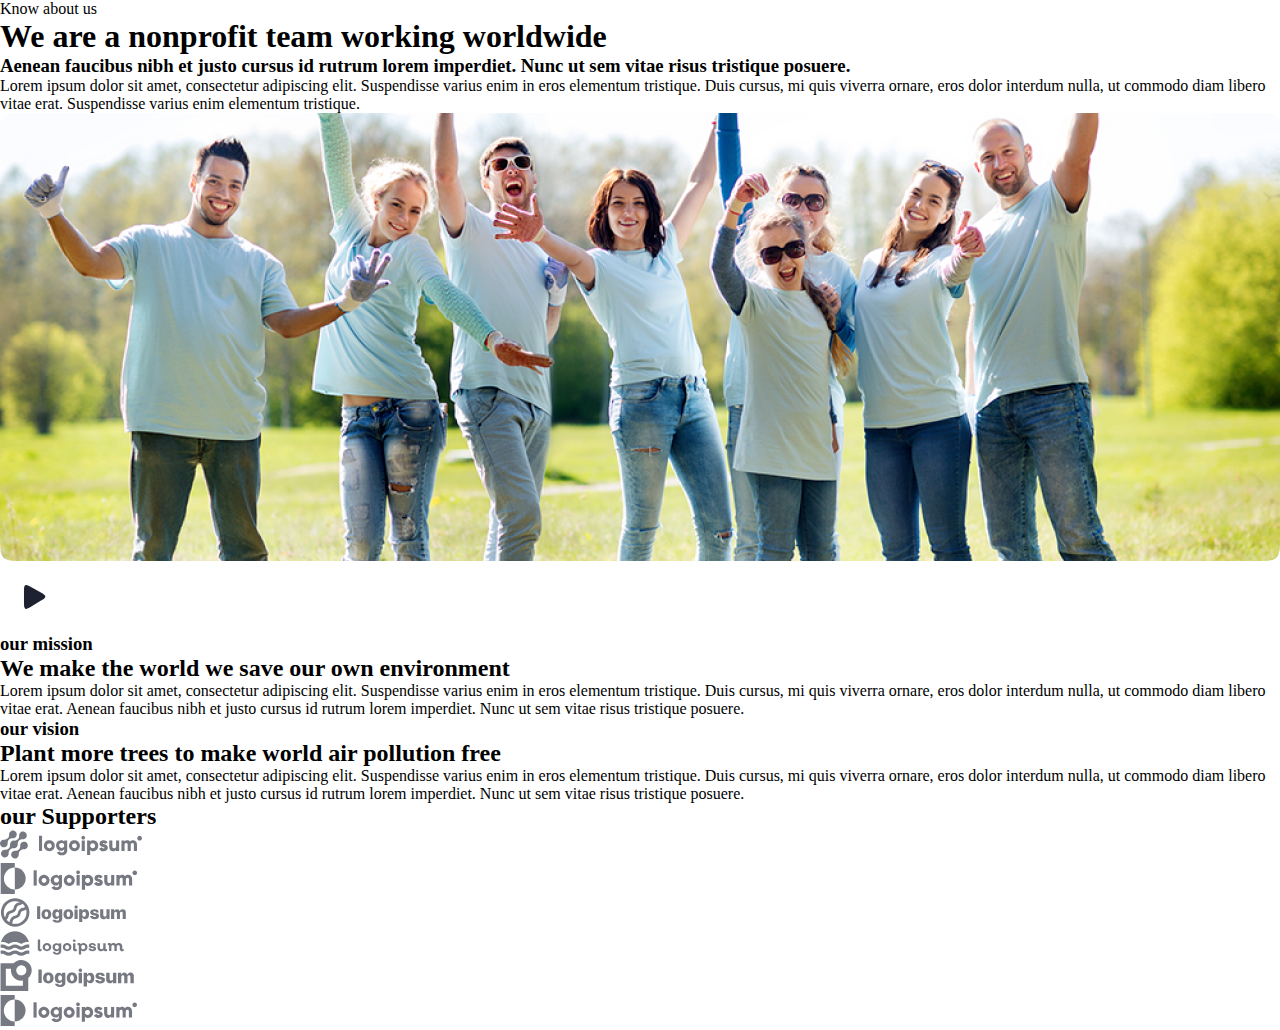
<file: about-us.html>
<!DOCTYPE html>
<html lang="en">
  <head>
    <meta charset="UTF-8" />
    <meta http-equiv="X-UA-Compatible" content="IE=edge" />
    <meta name="viewport" content="width=device-width, initial-scale=1.0" />
    <title>Document</title>
    <link rel="stylesheet" href="./css/main.css" />
  </head>
  <body>
    <header></header>
    <main>
      <section>
        <div class="about-us__hero-section">
          <div class="container">
            <div class="about-us__hero-section-content">
              <div class="about-us__hero-section-content-header">
                <span class="about-us__hero-section-content-header-line"></span>
                <p class="about-us__hero-section-content-header-text">
                  Know about us
                </p>
              </div>
              <div class="about-us__hero-section-content-main">
                <h1>We are a nonprofit team working worldwide</h1>
                <div class="about-us__hero-section-content-main-content">
                  <h3>
                    Aenean faucibus nibh et justo cursus id rutrum lorem
                    imperdiet. Nunc ut sem vitae risus tristique posuere.
                  </h3>
                  <p>
                    Lorem ipsum dolor sit amet, consectetur adipiscing elit.
                    Suspendisse varius enim in eros elementum tristique. Duis
                    cursus, mi quis viverra ornare, eros dolor interdum nulla,
                    ut commodo diam libero vitae erat. Suspendisse varius enim
                    elementum tristique.
                  </p>
                </div>
              </div>
            </div>
            <div class="about-us__hero-section-video">
              <img
                class="about-us__hero-section-video-img"
                src="./img/About-Bg.png"
                alt="vidio"
              />
              <img
                class="about-us__hero-section-video-play-btn"
                src="./img/Play_icon.svg"
                alt="Play_icon"
              />
            </div>
          </div>
        </div>
      </section>
      <section>
        <div class="about-us__text-section">
          <div class="container">
            <div class="about-us__text-section-content">
              <div>
                <h3>our mission</h3>
                <h2>We make the world we save our own environment</h2>
                <p>
                  Lorem ipsum dolor sit amet, consectetur adipiscing elit.
                  Suspendisse varius enim in eros elementum tristique. Duis
                  cursus, mi quis viverra ornare, eros dolor interdum nulla, ut
                  commodo diam libero vitae erat. Aenean faucibus nibh et justo
                  cursus id rutrum lorem imperdiet. Nunc ut sem vitae risus
                  tristique posuere.
                </p>
              </div>
              <div>
                <h3>our vision</h3>
                <h2>Plant more trees to make world air pollution free</h2>
                <p>
                  Lorem ipsum dolor sit amet, consectetur adipiscing elit.
                  Suspendisse varius enim in eros elementum tristique. Duis
                  cursus, mi quis viverra ornare, eros dolor interdum nulla, ut
                  commodo diam libero vitae erat. Aenean faucibus nibh et justo
                  cursus id rutrum lorem imperdiet. Nunc ut sem vitae risus
                  tristique posuere.
                </p>
              </div>
            </div>
            <div class="about-us__text-section-logo">
              <h2>our Supporters</h2>
              <div class="about-us__text-section-logos">
                <div class="about-us__text-section-logos-item">
                  <img src="./img/about-us-logo-1.svg" alt="logo" />
                </div>
                <div class="about-us__text-section-logos-item">
                  <img src="./img/about-us-logo-2.svg" alt="logo" />
                </div>
                <div class="about-us__text-section-logos-item">
                  <img src="./img/about-us-logo-3.svg" alt="logo" />
                </div>
                <div class="about-us__text-section-logos-item">
                  <img src="./img/about-us-logo-4.svg" alt="logo" />
                </div>
                <div class="about-us__text-section-logos-item">
                  <img src="./img/about-us-logo-5.svg" alt="logo" />
                </div>
                <div class="about-us__text-section-logos-item">
                  <img src="./img/about-us-logo-6.svg" alt="logo" />
                </div>
              </div>
            </div>
          </div>
        </div>
      </section>
    </main>
  </body>
</html>
</file>
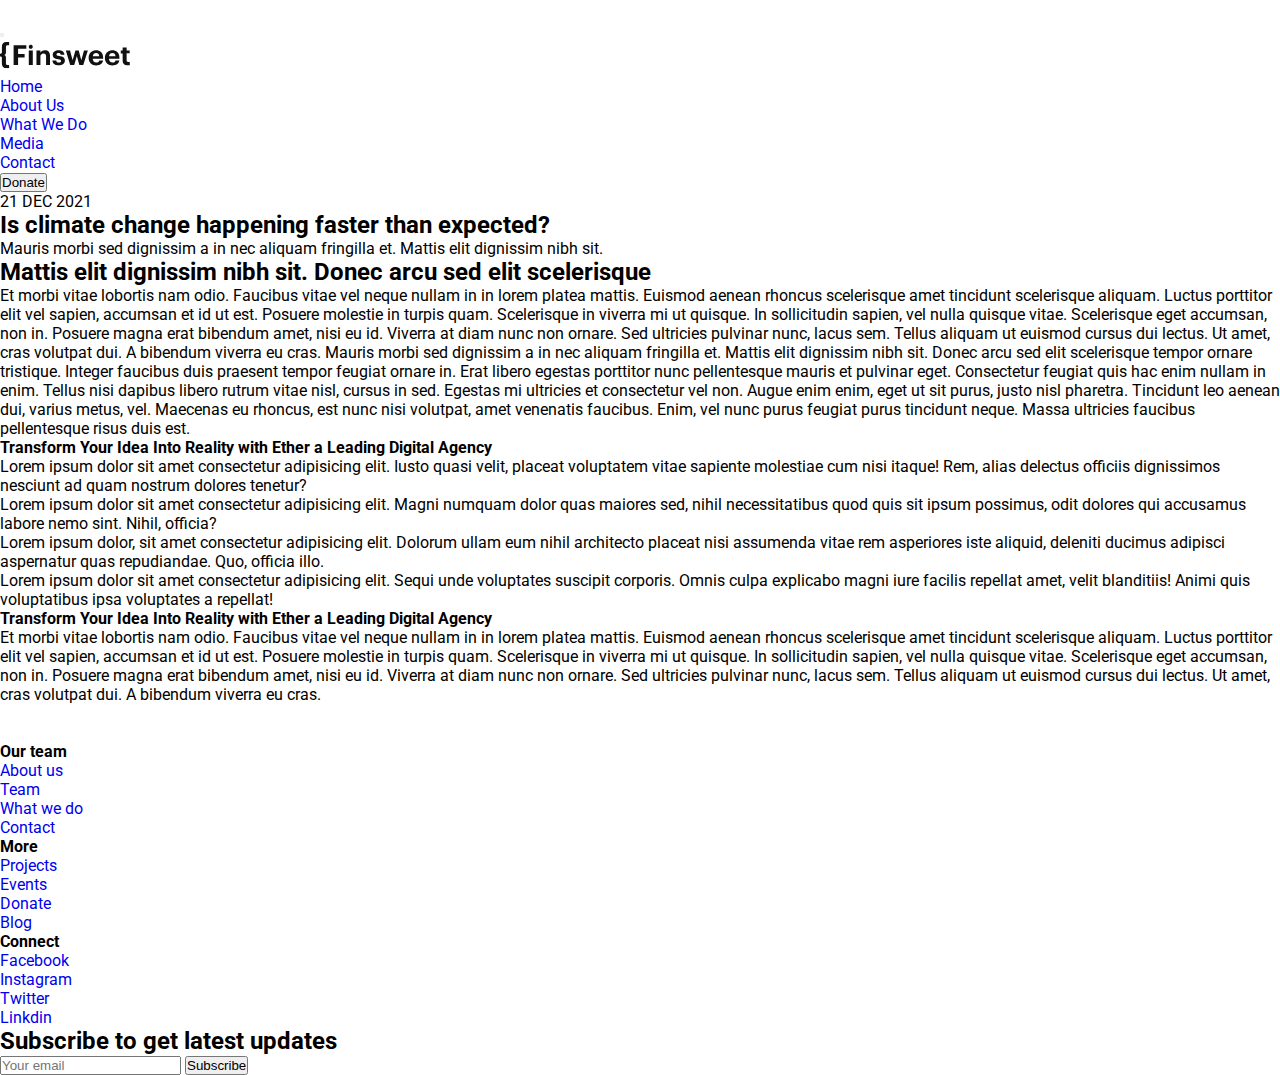
<file: block_post.html>
<!DOCTYPE html>
<html lang="en">

<head>
    <meta charset="UTF-8">
    <meta http-equiv="X-UA-Compatible" content="IE=edge">
    <meta name="viewport" content="width=device-width, initial-scale=1.0">
    <title>Client-block-post</title>
    <link rel="preconnect" href="https://fonts.googleapis.com">
    <link rel="preconnect" href="https://fonts.gstatic.com" crossorigin>
    <link href="https://fonts.googleapis.com/css2?family=Roboto&display=swap" rel="stylesheet">
    <link rel="stylesheet" href="./css/main.css">
</head>

<body>
    <header class="header">
        <div class="container">
            <div class="block_post_header">
                <button class="header-burger d-n" data-burger>
                    <div> <span></span><span></span><span></span></div>
                </button>
                <h1>
                    <a href="/">
                        <img src="./img/Logo.svg" alt="logo">
                    </a>
                </h1>

                <nav class="navigation menu">
                    <ul class="menu-list">
                        <li class="menu-item"><a href="/">Home</a></li>
                        <li class="menu-item"><a href="/">About Us</a></li>
                        <li class="menu-item"><a href="/">What We Do</a></li>
                        <li class="menu-item"><a href="/">Media</a></li>
                        <li class="menu-item"><a href="/">Contact</a></li>
                        <li class="menu-item"><a href="/"><button class="nav-btn" type="button">Donate</button></a></li>
                    </ul>
                </nav>
            </div>
        </div>
    </header>

    <section class="block_post-sect-1">
        <div class="container">
            <div class="block_post-span">
                <span>21 DEC 2021</span>
            </div>

            <h2>
                Is climate change happening faster than expected?
            </h2>
            <p>Mauris morbi sed dignissim a in nec aliquam fringilla et. Mattis elit dignissim nibh sit.</p>

            <div class="bg-img"></div>
        </div>
    </section>

    <section class="block_post-sect-2">
        <div class="container">
            <h2>Mattis elit dignissim nibh sit. Donec arcu sed elit scelerisque</h2>
            <p>Et morbi vitae lobortis nam odio. Faucibus vitae vel neque nullam in in lorem platea mattis. Euismod
                aenean rhoncus scelerisque amet tincidunt scelerisque aliquam. Luctus porttitor elit vel sapien,
                accumsan et id ut est. Posuere molestie in turpis quam. Scelerisque in viverra mi ut quisque. In
                sollicitudin sapien, vel nulla quisque vitae. Scelerisque eget accumsan, non in. Posuere magna erat
                bibendum amet, nisi eu id.

                Viverra at diam nunc non ornare. Sed ultricies pulvinar nunc, lacus sem. Tellus aliquam ut euismod
                cursus dui lectus. Ut amet, cras volutpat dui. A bibendum viverra eu cras.
                Mauris morbi sed dignissim a in nec aliquam fringilla et. Mattis elit dignissim nibh sit. Donec arcu sed
                elit scelerisque tempor ornare tristique. Integer faucibus duis praesent tempor feugiat ornare in. Erat
                libero egestas porttitor nunc pellentesque mauris et pulvinar eget.

                Consectetur feugiat quis hac enim nullam in enim. Tellus nisi dapibus libero rutrum vitae nisl, cursus
                in sed. Egestas mi ultricies et consectetur vel non. Augue enim enim, eget ut sit purus, justo nisl
                pharetra. Tincidunt leo aenean dui, varius metus, vel. Maecenas eu rhoncus, est nunc nisi volutpat, amet
                venenatis faucibus. Enim, vel nunc purus feugiat purus tincidunt neque. Massa ultricies faucibus
                pellentesque risus duis est.</p>

            <h4>Transform Your Idea Into Reality with Ether a Leading Digital Agency</h4>
            <ul>
                <li class="li-text">Lorem ipsum dolor sit amet consectetur adipisicing elit. Iusto quasi velit, placeat voluptatem vitae
                    sapiente molestiae cum nisi itaque! Rem, alias delectus officiis dignissimos nesciunt ad quam
                    nostrum dolores tenetur?</li>
                <li>Lorem ipsum dolor sit amet consectetur adipisicing elit. Magni numquam dolor quas maiores sed, nihil
                    necessitatibus quod quis sit ipsum possimus, odit dolores qui accusamus labore nemo sint. Nihil,
                    officia?</li>
                <li class="li-text">Lorem ipsum dolor, sit amet consectetur adipisicing elit. Dolorum ullam eum nihil architecto placeat
                    nisi assumenda vitae rem asperiores iste aliquid, deleniti ducimus adipisci aspernatur quas
                    repudiandae. Quo, officia illo.</li>
                <li class="li-text">Lorem ipsum dolor sit amet consectetur adipisicing elit. Sequi unde voluptates suscipit corporis.
                    Omnis culpa explicabo magni iure facilis repellat amet, velit blanditiis! Animi quis voluptatibus
                    ipsa voluptates a repellat!</li>
            </ul>

            <h4>Transform Your Idea Into Reality with Ether a Leading Digital Agency</h4>
            <p>Et morbi vitae lobortis nam odio. Faucibus vitae vel neque nullam in in lorem platea mattis. Euismod
                aenean rhoncus scelerisque amet tincidunt scelerisque aliquam. Luctus porttitor elit vel sapien,
                accumsan et id ut est. Posuere molestie in turpis quam. Scelerisque in viverra mi ut quisque. In
                sollicitudin sapien, vel nulla quisque vitae. Scelerisque eget accumsan, non in. Posuere magna erat
                bibendum amet, nisi eu id.

                Viverra at diam nunc non ornare. Sed ultricies pulvinar nunc, lacus sem. Tellus aliquam ut euismod
                cursus dui lectus. Ut amet, cras volutpat dui. A bibendum viverra eu cras.</p>

        </div>

    </section>

    <footer class="block_post-footer">

        <div class="container">
            <div class="footer-box-1">
                <h1>
                    <a href="/">
                        <img src="./img/White_Logo.svg" alt="logo">
                    </a>
                </h1>

                <nav class="footer-nav">
                    <ul>
                        <li>
                            <h4>Our team</h4>
                        </li>
                        <li><a href="/">About us</a></li>
                        <li><a href="/">Team</a></li>
                        <li><a href="/">What we do</a></li>
                        <li><a href="/">Contact</a></li>
                    </ul>

                    <ul>
                        <li>
                            <h4>More</h4>
                        </li>
                        <li><a href="/">Projects</a></li>
                        <li><a href="/">Events</a></li>
                        <li><a href="/">Donate</a></li>
                        <li><a href="/">Blog</a></li>
                    </ul>

                    <ul>
                        <li>
                            <h4>Connect</h4>
                        </li>
                        <li><a href="/">Facebook</a></li>
                        <li><a href="/">Instagram</a></li>
                        <li><a href="/">Twitter</a></li>
                        <li><a href="/">Linkdin</a></li>
                    </ul>
                </nav>

                <div class="footer-box-2">
                    <h2>Subscribe to get latest updates</h2>
                    <input type="text" placeholder="Your email">
                    <button type="button">Subscribe</button>
                </div>
            </div>
        </div>
    </footer>

    <script src="./js/burger.js"></script>
</body>

</html>
</file>
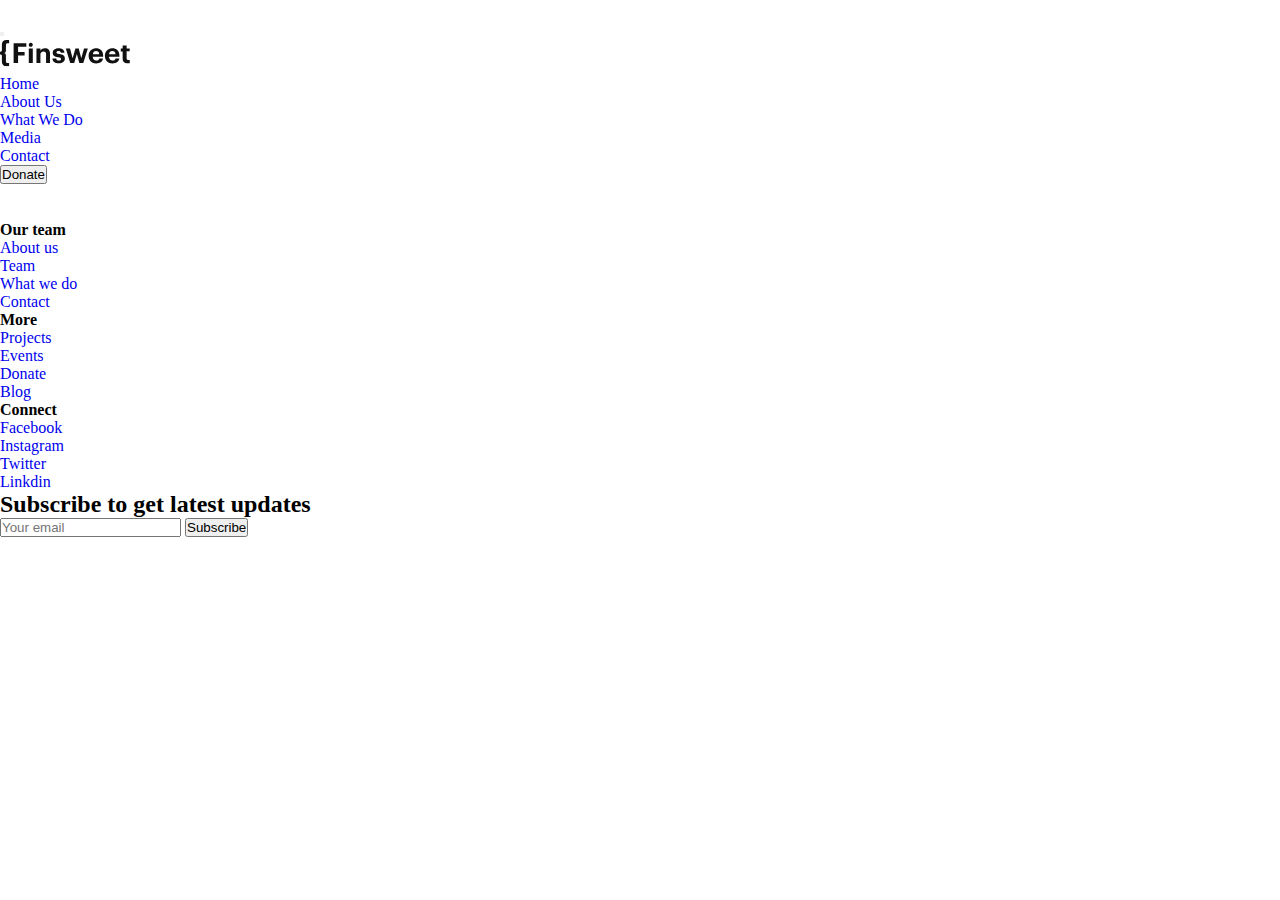
<file: contact.html>
<!DOCTYPE html>
<html lang="en">

<head>
    <meta charset="UTF-8">
    <meta http-equiv="X-UA-Compatible" content="IE=edge">
    <meta name="viewport" content="width=device-width, initial-scale=1.0">
    <title>Contact</title>
    <link rel="stylesheet" href="./css/main.css">
</head>

<body>
    <header class="header">
        <div class="container">
            <div class="block_post_header">
                <button class="header-burger d-n" data-burger>
                    <div> <span></span><span></span><span></span></div>
                </button>
                <h1>
                    <a href="/">
                        <img src="./img/Logo.svg" alt="logo">
                    </a>
                </h1>

                <nav class="navigation menu">
                    <ul class="menu-list">
                        <li class="menu-item"><a href="/">Home</a></li>
                        <li class="menu-item"><a href="/">About Us</a></li>
                        <li class="menu-item"><a href="/">What We Do</a></li>
                        <li class="menu-item"><a href="/">Media</a></li>
                        <li class="menu-item"><a href="/">Contact</a></li>
                        <li class="menu-item"><a href="/"><button class="nav-btn" type="button">Donate</button></a></li>
                    </ul>
                </nav>
            </div>
        </div>
    </header>


    <footer class="block_post-footer">
        <div class="container">
            <div class="footer-box-1"> 
                <h1>
                    <a href="/">
                        <img src="./img/White_Logo.svg" alt="logo">
                    </a>
                </h1>

                <nav class="footer-nav">
                    <ul>
                        <li><h4>Our team</h4></li>
                        <li><a href="/">About us</a></li>
                        <li><a href="/">Team</a></li>
                        <li><a href="/">What we do</a></li>
                        <li><a href="/">Contact</a></li>
                    </ul>

                    <ul>
                        <li><h4>More</h4></li>
                        <li><a href="/">Projects</a></li>
                        <li><a href="/">Events</a></li>
                        <li><a href="/">Donate</a></li>
                        <li><a href="/">Blog</a></li>
                    </ul>

                    <ul>
                        <li><h4>Connect</h4></li>
                        <li><a href="/">Facebook</a></li>
                        <li><a href="/">Instagram</a></li>
                        <li><a href="/">Twitter</a></li>
                        <li><a href="/">Linkdin</a></li>
                    </ul>
                </nav>

                <div class="footer-box-2">
                    <h2>Subscribe to get latest updates</h2>
                    <input type="text" placeholder="Your email">
                    <button type="button">Subscribe</button>
                </div>
            </div>
        </div>
    </footer>

    <script src="./js/burger.js"></script>
</body>

</html>
</file>
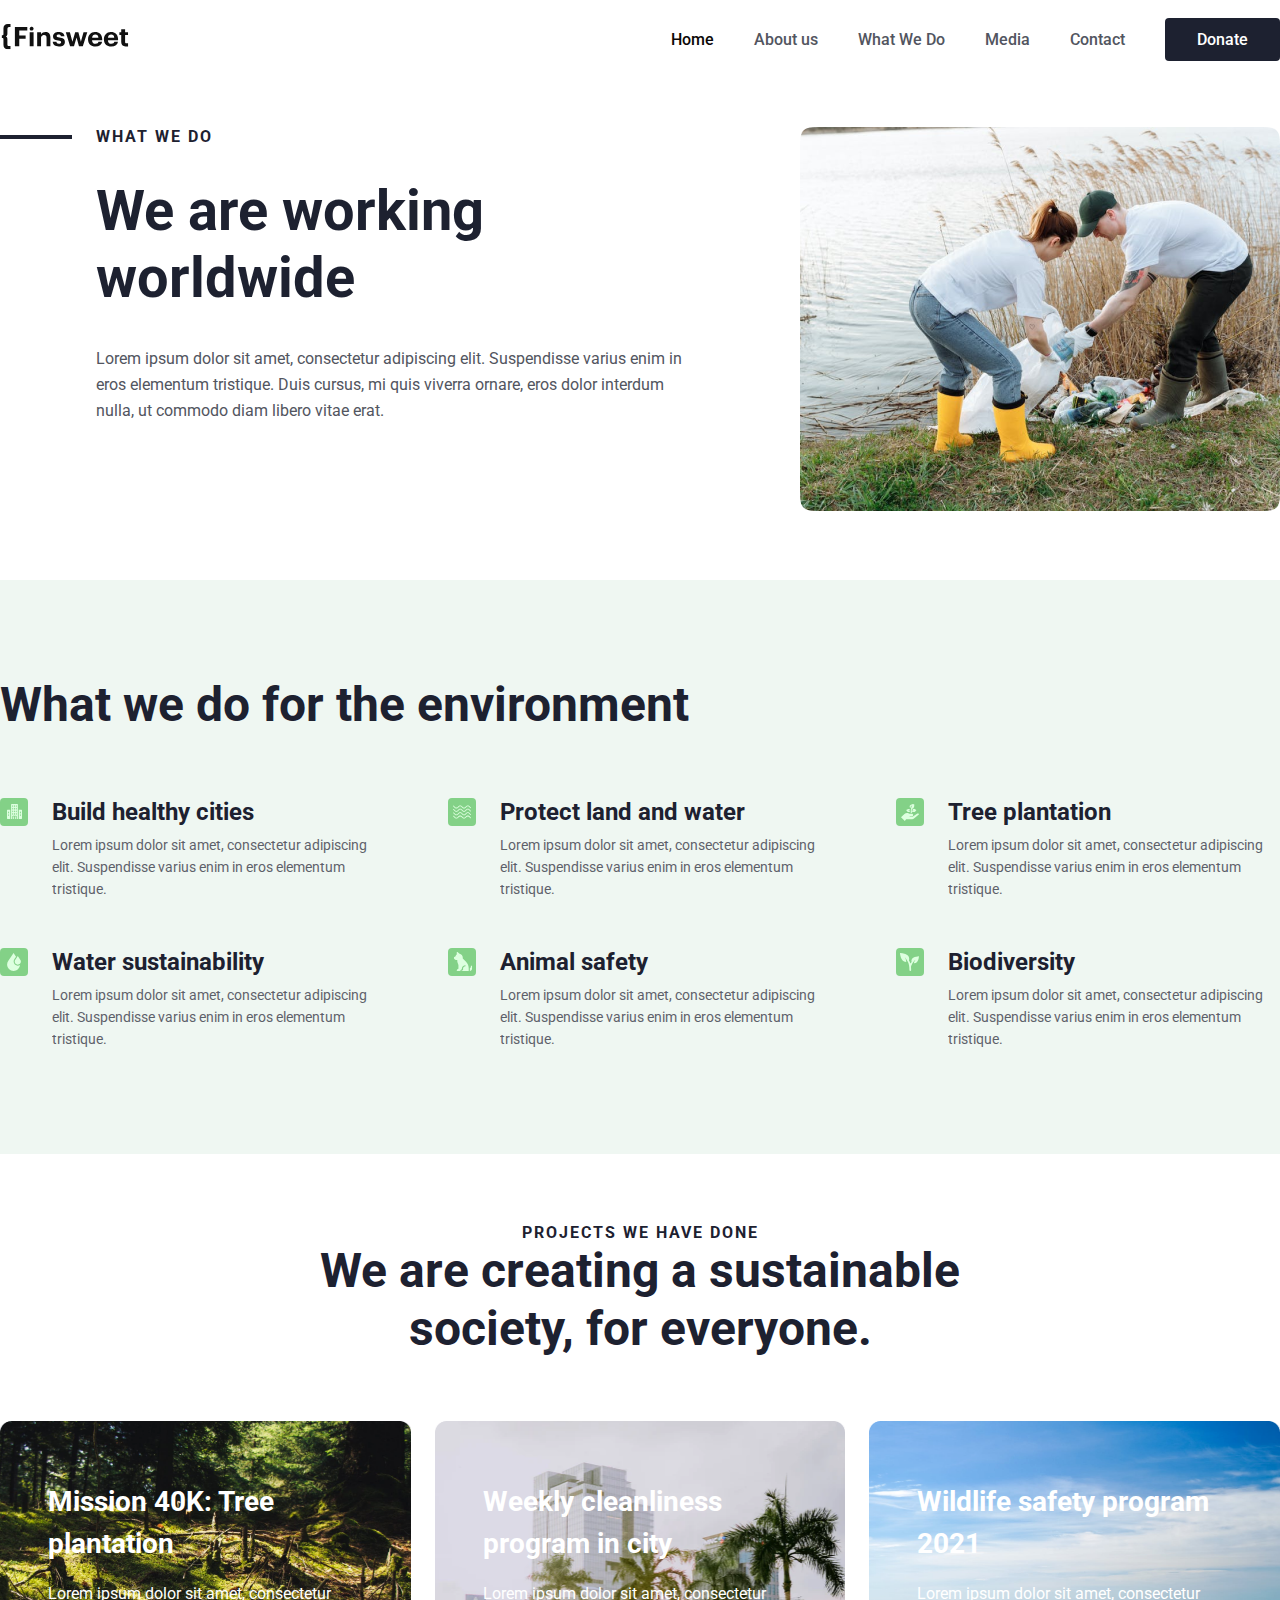
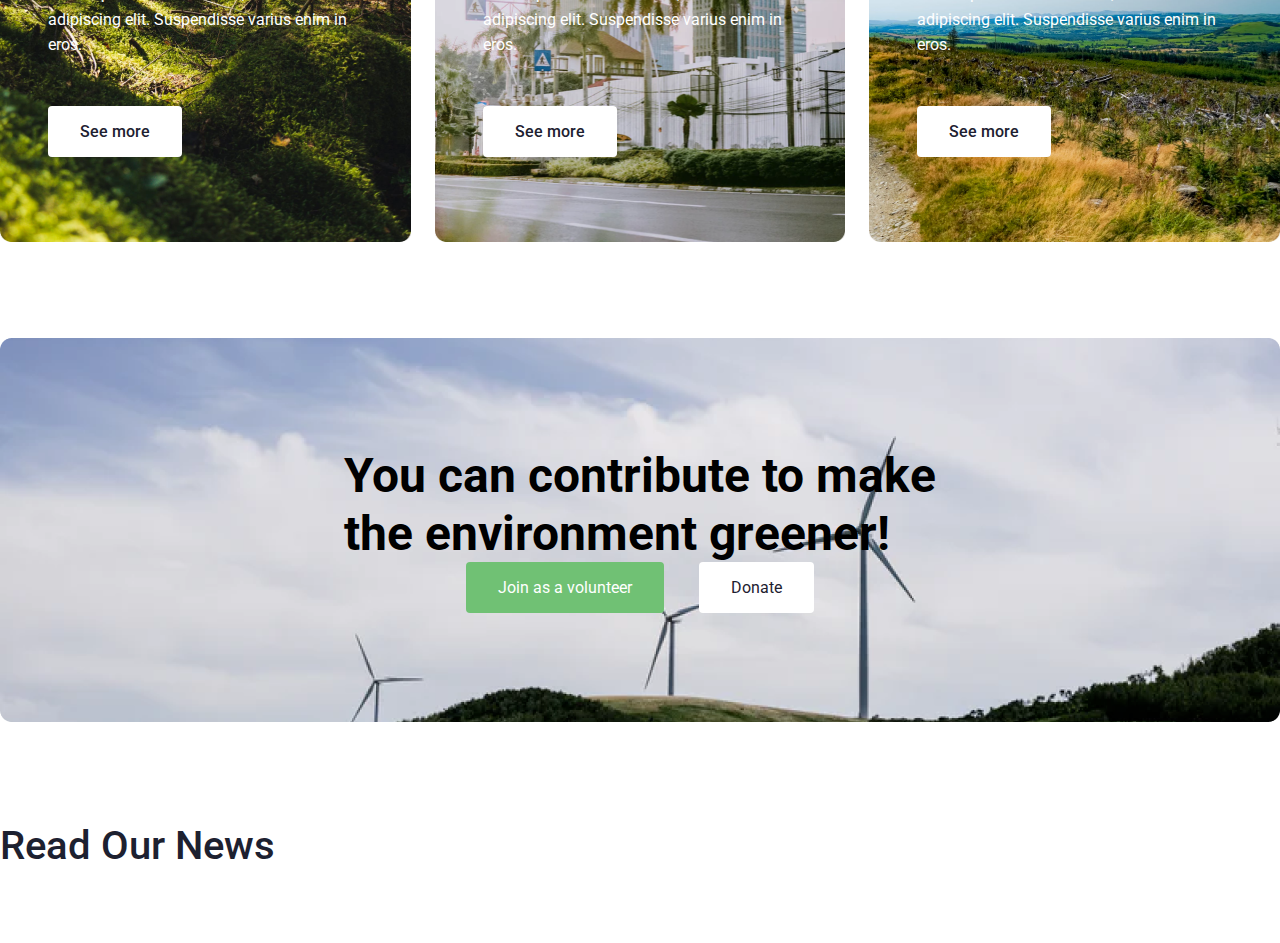
<file: what-we-do.html>
<!DOCTYPE html>
<html lang="en">
  <head>
    <meta charset="UTF-8" />
    <meta http-equiv="X-UA-Compatible" content="IE=edge" />
    <meta name="viewport" content="width=device-width, initial-scale=1.0" />
    <title>What We Do</title>
    <link rel="preconnect" href="https://fonts.googleapis.com" />
    <link rel="preconnect" href="https://fonts.gstatic.com" crossorigin />
    <link
      href="https://fonts.googleapis.com/css2?family=Roboto:wght@100;300;400;500;700;900&display=swap"
      rel="stylesheet"
    />
    <link rel="stylesheet" href="css/main.css" />
  </head>

  <body>
    <header class="container header">
      <h1 class="header__logo">
        <a href="index.html">
          <img src="img/Logo.svg" alt="Logo" width="130px" height="26.33px" />
        </a>
      </h1>
      <nav class="header__nav">
        <ul class="header__ul">
          <li><a class="header__li active" href="#">Home</a></li>
          <li><a class="header__li" href="#">About us</a></li>
          <li><a class="header__li" href="#">What We Do</a></li>
          <li><a class="header__li" href="#">Media</a></li>
          <li><a class="header__li" href="#">Contact</a></li>
          <li>
            <a class="header__li btn__donate" href="donate.html">Donate</a>
          </li>
        </ul>
      </nav>
    </header>
    <main>
      <section class="container hero">
        <div class="hero__description">
          <div class="hero__box">
            <div class="hero__line"></div>
            <h4 class="hero__title">What we do</h4>
          </div>
          <h2 class="hero__subtitle">We are working worldwide</h2>
          <p class="hero__text">
            Lorem ipsum dolor sit amet, consectetur adipiscing elit. Suspendisse
            varius enim in eros elementum tristique. Duis cursus, mi quis
            viverra ornare, eros dolor interdum nulla, ut commodo diam libero
            vitae erat.
          </p>
        </div>
        <img src="img/what_we_do_img.png" alt="img" class="hero__img" />
      </section>
      <section class="environment">
        <div class="container">
          <h2 class="environment__title">What we do for the environment</h2>
          <div class="environment__features">
            <div class="environment__feature">
              <img
                src="img/What_we_do_icon_1_cities.svg"
                alt="img"
                class="environment__img"
              />
              <div>
                <h3 class="environment__subtitle">Build healthy cities</h3>
                <p class="environment__text">
                  Lorem ipsum dolor sit amet, consectetur adipiscing elit.
                  Suspendisse varius enim in eros elementum tristique.
                </p>
              </div>
            </div>
            <div class="environment__feature">
              <img
                src="img/What_we_do_icon_2_water.svg"
                alt="img"
                class="environment__img"
              />
              <div>
                <h3 class="environment__subtitle">Protect land and water</h3>
                <p class="environment__text">
                  Lorem ipsum dolor sit amet, consectetur adipiscing elit.
                  Suspendisse varius enim in eros elementum tristique.
                </p>
              </div>
            </div>
            <div class="environment__feature">
              <img
                src="img/What_we_do_icon_3_plantation.svg"
                alt="img"
                class="environment__img"
              />
              <div>
                <h3 class="environment__subtitle">Tree plantation</h3>
                <p class="environment__text">
                  Lorem ipsum dolor sit amet, consectetur adipiscing elit.
                  Suspendisse varius enim in eros elementum tristique.
                </p>
              </div>
            </div>
            <div class="environment__feature">
              <img
                src="img/What_we_do_icon_4_water_sustainability.svg"
                alt="img"
                class="environment__img"
              />
              <div>
                <h3 class="environment__subtitle">Water sustainability</h3>
                <p class="environment__text">
                  Lorem ipsum dolor sit amet, consectetur adipiscing elit.
                  Suspendisse varius enim in eros elementum tristique.
                </p>
              </div>
            </div>
            <div class="environment__feature">
              <img
                src="img/What_we_do_icon_5_animal_safety.svg"
                alt="img"
                class="environment__img"
              />
              <div>
                <h3 class="environment__subtitle">Animal safety</h3>
                <p class="environment__text">
                  Lorem ipsum dolor sit amet, consectetur adipiscing elit.
                  Suspendisse varius enim in eros elementum tristique.
                </p>
              </div>
            </div>
            <div class="environment__feature">
              <img
                src="img/What_we_do_icon_6_biodiversity.svg"
                alt="img"
                class="environment__img"
              />
              <div>
                <h3 class="environment__subtitle">Biodiversity</h3>
                <p class="environment__text">
                  Lorem ipsum dolor sit amet, consectetur adipiscing elit.
                  Suspendisse varius enim in eros elementum tristique.
                </p>
              </div>
            </div>
          </div>
        </div>
      </section>
      <section class="container projects">
        <div class="projects__texts">
          <h4 class="projects__title">Projects we have done</h4>
          <h2 class="projects__subtitle">We are creating a sustainable</h2>
          <h2 class="projects__subtitle">society, for everyone.</h2>
        </div>
        <div class="projects__box">
          <div class="project">
            <h4 class="project__title">Mission 40K: Tree plantation</h4>
            <p class="project__text">
              Lorem ipsum dolor sit amet, consectetur adipiscing elit.
              Suspendisse varius enim in eros.
            </p>
            <a href="#" class="project__btn">See more</a>
          </div>
          <div class="project">
            <h4 class="project__title">Weekly cleanliness program in city</h4>
            <p class="project__text">
              Lorem ipsum dolor sit amet, consectetur adipiscing elit.
              Suspendisse varius enim in eros.
            </p>
            <a href="#" class="project__btn">See more</a>
          </div>
          <div class="project">
            <h4 class="project__title">Wildlife safety program 2021</h4>
            <p class="project__text">
              Lorem ipsum dolor sit amet, consectetur adipiscing elit.
              Suspendisse varius enim in eros.
            </p>
            <a href="#" class="project__btn">See more</a>
          </div>
        </div>
      </section>
      <section class="container cta">
        <h2 class="cta__title">
          You can contribute to make <br />
          the environment greener!
        </h2>
        <div class="cta__box">
          <a href="#" class="cta__join">Join as a volunteer</a>
          <a href="#" class="cta__donate">Donate</a>
        </div>
      </section>
      <section class="container blog">
        <h2 class="blog__title">Read Our News</h2>
      </section>
    </main>
    <footer></footer>
  </body>
</html>
</file>
<file: css/main.css>
* {
  box-sizing: border-box;
  margin: 0;
  padding: 0;
  list-style: none;
  text-decoration: none;
}

.container {
  width: 1280px;
  margin: 0 auto;
}

body {
  font-family: "Roboto";
}

.header {
  margin-top: 20px;
  display: flex;
  align-items: center;
  justify-content: space-between;
}
.header__ul {
  display: flex;
  align-items: center;
  gap: 40px;
}
.header__li {
  font-style: normal;
  font-weight: 500;
  font-size: 16px;
  line-height: 19px;
  color: #525560;
}
.header__li.active {
  color: #0b0706;
}
.header .btn__donate {
  background: #1d2130;
  border-radius: 4px;
  text-align: right;
  padding: 12px 32px;
  color: #fff;
}

.hero {
  margin: 69px auto;
  display: flex;
  justify-content: space-between;
}
.hero__box {
  display: flex;
  align-items: center;
  margin-bottom: 32px;
}
.hero__line {
  margin-right: 24px;
  width: 72px;
  border: 2px solid #1d2130;
}
.hero__title {
  font-style: normal;
  font-weight: 700;
  font-size: 16px;
  line-height: 19px;
  letter-spacing: 2px;
  text-transform: uppercase;
  color: #1d2130;
}
.hero__subtitle {
  font-style: normal;
  font-weight: 700;
  font-size: 56px;
  line-height: 120%;
  color: #1d2130;
  width: 461px;
  margin-bottom: 34px;
  margin-left: 96px;
}
.hero__text {
  font-style: normal;
  font-weight: 400;
  font-size: 16px;
  line-height: 160%;
  color: #525560;
  width: 594px;
  margin-left: 96px;
}

.environment {
  margin: 69px 0;
  width: 100%;
  height: 574px;
  background: #eff7f2;
}
.environment__title {
  font-style: normal;
  font-weight: 700;
  font-size: 48px;
  line-height: 120%;
  color: #1d2130;
  padding-top: 96px;
  margin-bottom: 64px;
}
.environment__features {
  display: flex;
  flex-wrap: wrap;
  gap: 48px 64px;
}
.environment__feature {
  width: 384px;
  height: 102px;
  display: flex;
  align-items: start;
}
.environment__img {
  width: 28px;
  height: 28px;
  margin-right: 24px;
}
.environment__subtitle {
  font-style: normal;
  font-weight: 700;
  font-size: 24px;
  line-height: 28px;
  color: #1d2130;
  margin-bottom: 8px;
}
.environment__text {
  font-style: normal;
  font-weight: 400;
  font-size: 14px;
  line-height: 160%;
  color: #1d2130;
  opacity: 0.7;
}

.projects {
  margin: 69px auto;
}
.projects__texts {
  display: flex;
  flex-direction: column;
  align-items: center;
  margin-bottom: 64px;
}
.projects__title {
  font-style: normal;
  font-weight: 700;
  font-size: 16px;
  line-height: 19px;
  letter-spacing: 2px;
  text-transform: uppercase;
  color: #1d2130;
}
.projects__subtitle {
  font-style: normal;
  font-weight: 700;
  font-size: 48px;
  line-height: 120%;
  color: #1d2130;
}
.projects__box {
  display: flex;
  gap: 24px;
}
.projects .project {
  width: 411px;
  height: 421px;
  background-position: center;
  background-repeat: no-repeat;
  background-size: cover;
}
.projects .project:first-child {
  background-image: url(../../img/Project-img-1.png);
}
.projects .project:nth-child(2) {
  background-image: url(../../img/Project-img-2.png);
}
.projects .project:last-child {
  background-image: url(../../img/Project-img-3.png);
}
.projects .project__title {
  font-style: normal;
  font-weight: 700;
  font-size: 28px;
  line-height: 150%;
  color: #fff;
  padding-top: 60px;
  margin-left: 48px;
  margin-bottom: 16px;
  width: 315px;
}
.projects .project__text {
  font-style: normal;
  font-weight: 400;
  font-size: 16px;
  line-height: 160%;
  color: #fff;
  width: 315px;
  margin-left: 48px;
  margin-bottom: 64px;
}
.projects .project__btn {
  font-family: "Roboto";
  background: #fff;
  -webkit-backdrop-filter: blur(40px);
          backdrop-filter: blur(40px);
  border-radius: 4px;
  font-style: normal;
  font-weight: 500;
  font-size: 16px;
  line-height: 19px;
  color: #1d2130;
  padding: 16px 32px;
  border: none;
  margin-left: 48px;
}

.cta {
  margin: 96px auto;
  background-image: url(../../img/Bg-img.png);
  width: 1280px;
  height: 384px;
  display: flex;
  justify-content: center;
  flex-direction: column;
  align-items: center;
}
.cta__title {
  font-style: normal;
  font-weight: 700;
  font-size: 48px;
  line-height: 120%;
}
.cta__box {
  display: flex;
  justify-content: space-between;
  width: 348px;
}
.cta__join {
  font-family: "Roboto";
  background: #70c174;
  -webkit-backdrop-filter: blur(40px);
          backdrop-filter: blur(40px);
  border-radius: 4px;
  padding: 16px 32px;
  color: #fff;
}
.cta__donate {
  font-family: "Roboto";
  background: #fff;
  border-radius: 4px;
  text-align: right;
  padding: 12px 32px;
  color: #1d2130;
  padding: 16px 32px;
}

.blog {
  margin: 69px auto;
}
.blog__title {
  font-style: normal;
  font-weight: 500;
  font-size: 40px;
  line-height: 140%;
  color: #1d2130;
}/*# sourceMappingURL=main.css.map */
</file>
